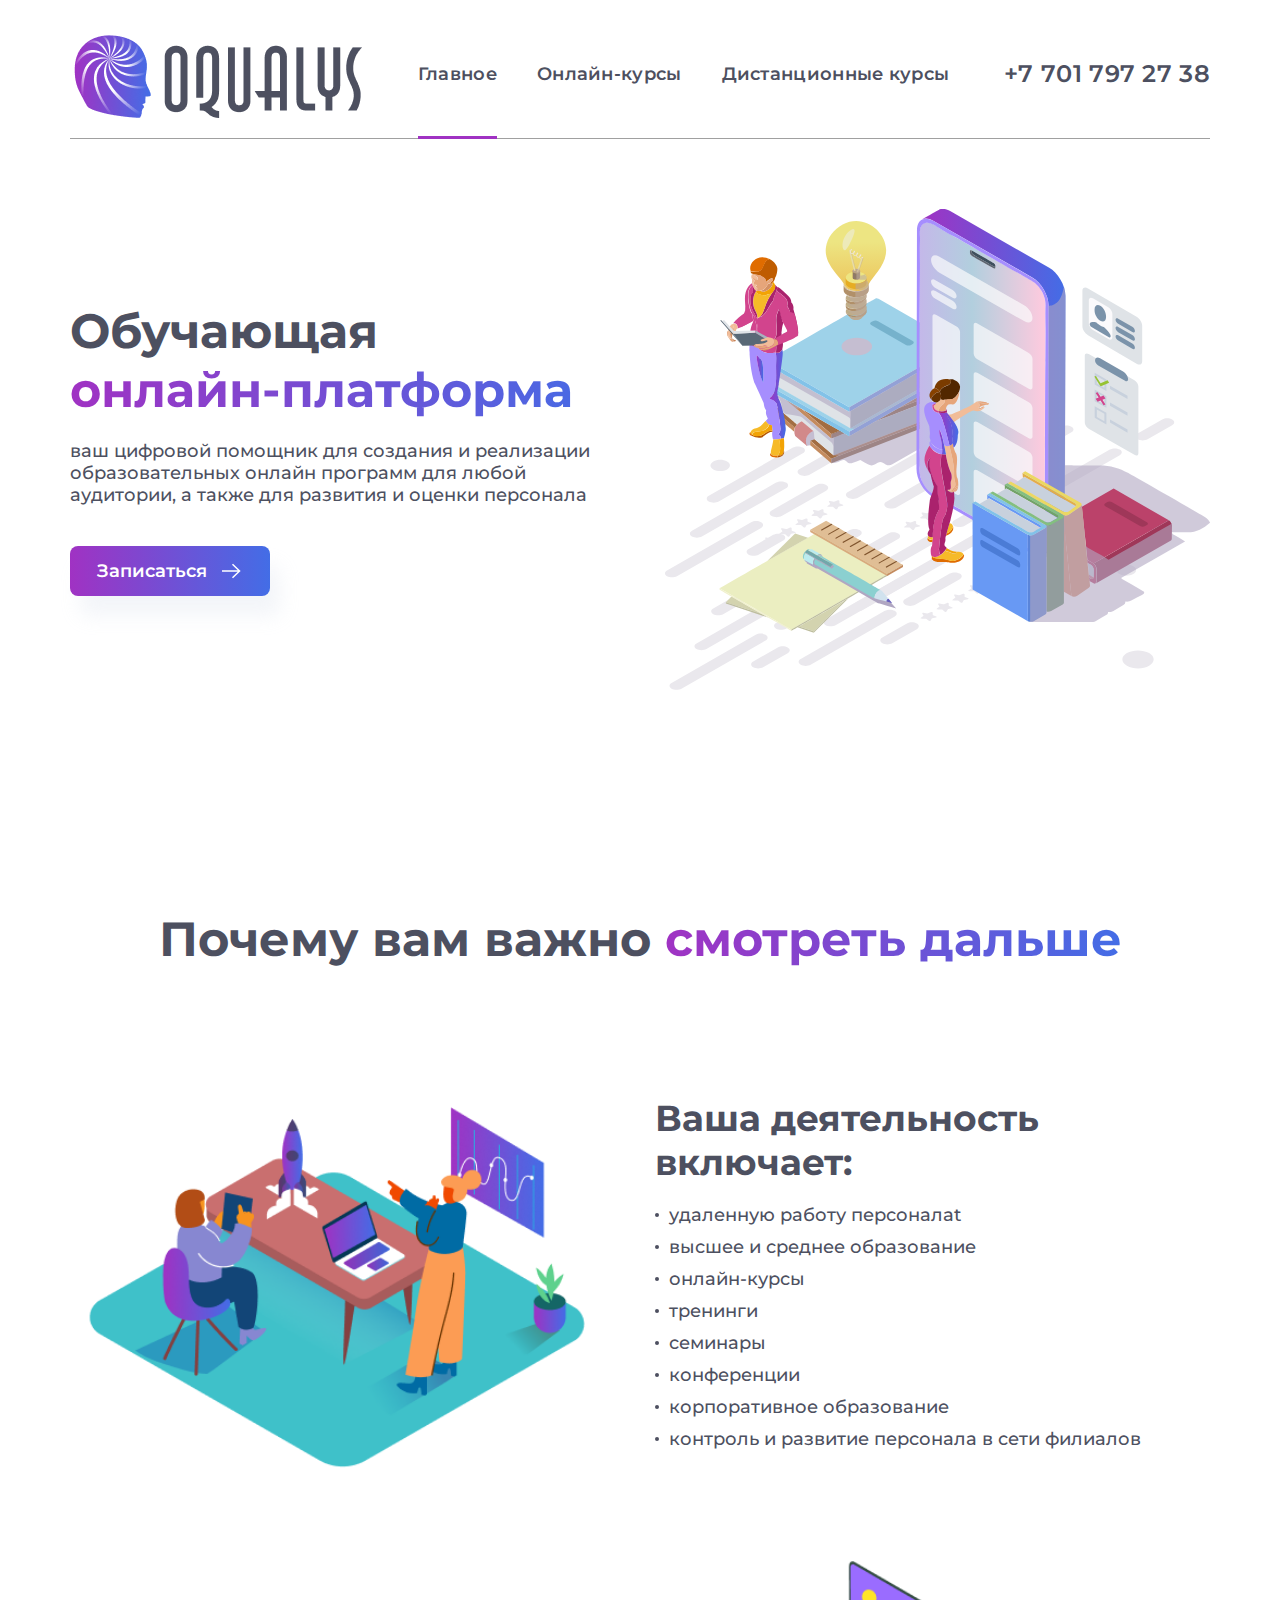
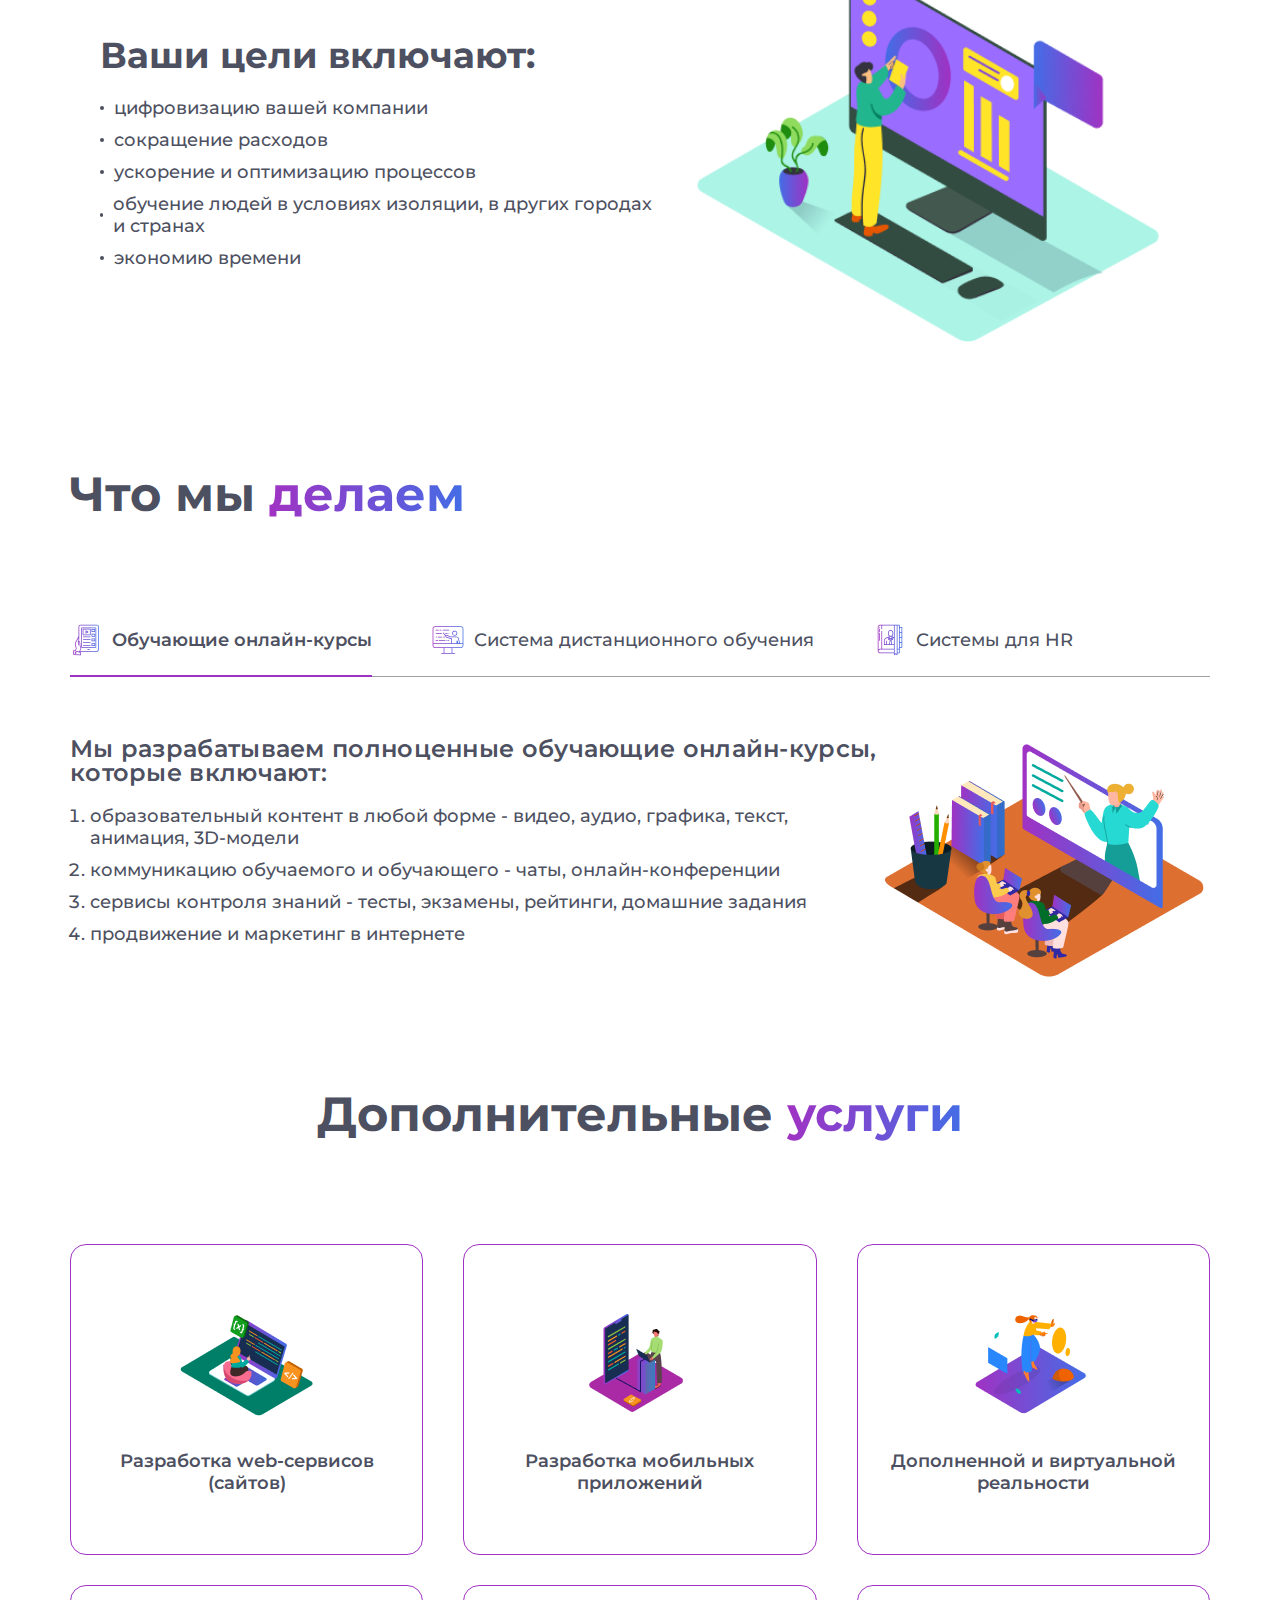
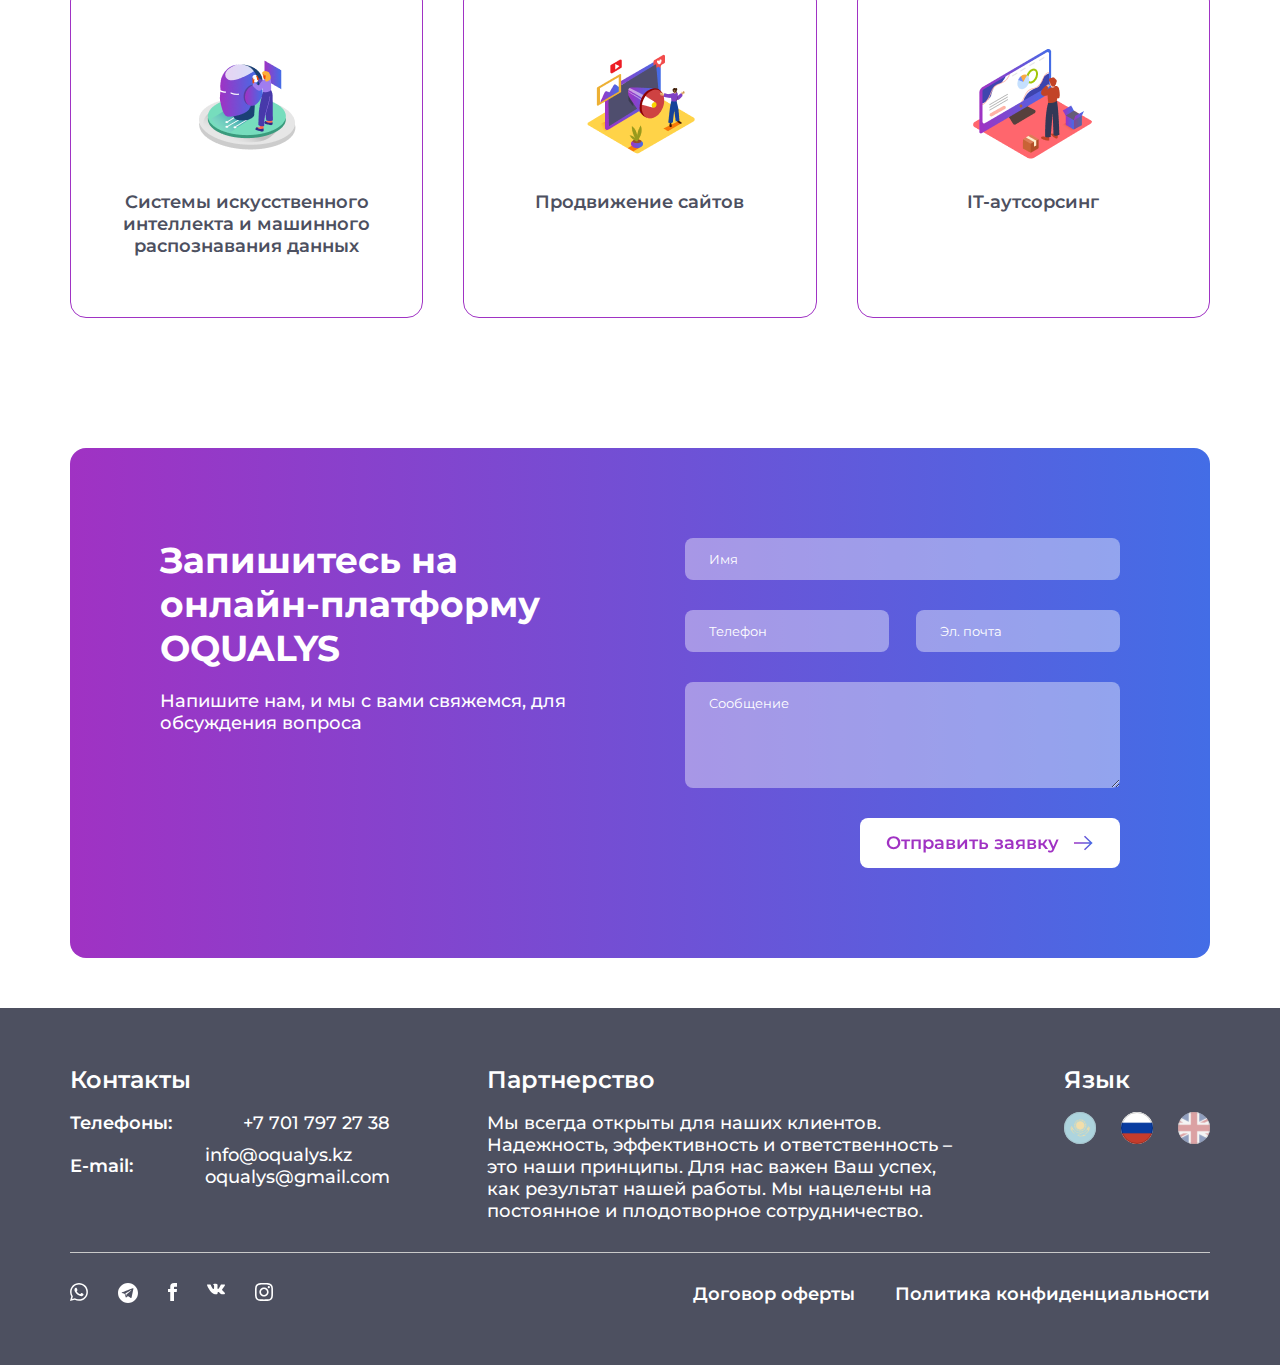
<file: index.html>
<!DOCTYPE html>
<html lang="ru">
<head>
	<meta charset="UTF-8">
	<meta name="viewport" content="width=device-width, initial-scale=1.0">
	<title>OQYALS</title>
	<link rel="stylesheet" href="css/style.css">
</head>
<body>
	<div class="wrapper">
		<header class="header">
			<div class="container">
				<div class="header-wrapper">
					<div class="header-logo">
						<img src="img/logo.png" alt="">
					</div>
					<nav class="header-menu">
						<ul class="header-menu__list">
							<li class="header-menu__list-item active">
								<a href="index.html" class="header-menu__list-item__link">
									Главное
								</a>
							</li>
							<li class="header-menu__list-item">
								<a href="courses.html" class="header-menu__list-item__link">
									Онлайн-курсы
								</a>
							</li>
							<li class="header-menu__list-item">
								<a href="#" class="header-menu__list-item__link">
									Дистанционные курсы
								</a>
							</li>
							<li class="header-menu__list-item header-menu__list-item__menu">
								<a href="#" class="header-menu__list-item__link">
									Контакты
								</a>
							</li>
							<li class="header-menu__list-item header-menu__list-item__menu">
								<a href="#" class="header-menu__list-item__link">
									Партнерство
								</a>
							</li>
						</ul>
					</nav>
					<div class="header-right">
						<div class="header-contacts">
							+7 701 797 27 38
						</div>
						<div class="header-burger">
							<span></span>
						</div>
					</div>
				</div>
			</div>
		</header>
		<div class="hero">
			<div class="container">
				<div class="hero-wrapper">
					<div class="hero-content">
						<h1 class="hero-content__title">
							Обучающая <span>онлайн-платформа</span>
						</h1>
						<div class="hero-content__text">
							ваш цифровой помощник для создания и реализации образовательных онлайн программ для любой аудитории, а также для развития и оценки персонала 
						</div>
						<div class="hero-content__btn">
							<a href="#">Записаться</a>
						</div>
					</div>
					<div class="hero-img">
						<img src="img/hero-1.svg" alt="">
					</div>
				</div>
			</div>
		</div>
		<section class="important">
			<div class="container">
				<h2 class="section-title">Почему вам важно <span>смотреть дальше</span></h2>
				<div class="important-wrapper">
					<div class="important-item">
					<div class="important-item__wrapper">
						<div class="important-item__img">
							<img src="img/important-1.png" alt="">
						</div>
						<div class="important-item__content">
							<h3 class="important-item__content-title">Ваша деятельность<br> включает:</h3>
							<ul class="important-item__content-list">
								<li class="important-item__content-list-li">удаленную работу персоналаt</li>
								<li class="important-item__content-list-li">высшее и среднее образование </li>
								<li class="important-item__content-list-li">онлайн-курсы</li>
								<li class="important-item__content-list-li">тренинги</li>
								<li class="important-item__content-list-li">семинары</li>
								<li class="important-item__content-list-li">конференции</li>
								<li class="important-item__content-list-li">корпоративное образование</li>
								<li class="important-item__content-list-li">контроль и развитие персонала в сети филиалов</li>
							</ul>
						</div>
					</div>
					</div>
					<div class="important-item">
						<div class="important-item__wrapper">
							<div class="important-item__content">
								<h3 class="important-item__content-title">Ваши цели включают:</h3>
								<ul class="important-item__content-list">
									<li class="important-item__content-list-li">цифровизацию вашей компании</li>
									<li class="important-item__content-list-li">сокращение расходов</li>
									<li class="important-item__content-list-li">ускорение и оптимизацию процессов</li>
									<li class="important-item__content-list-li">обучение людей в условиях изоляции, в других городах и странах</li>
									<li class="important-item__content-list-li">экономию времени</li>
									
								</ul>
							</div>
							<div class="important-item__img">
								<img src="img/important-2.png" alt="">
							</div>
						</div>
					</div>
					</div>
				</div>
		</section>
		<section class="what">
			<div class="container">
				<h2 class="section-title section-title--left">
					Что мы <span>делаем</span>
				</h2>
				<div class="what-tabs">
					<div class="what-tabs__nav">
						<a class="what-tabs__nav-item active" href="#tab-1">Обучающие онлайн-курсы</a>
						<a class="what-tabs__nav-item" href="#tab-2">Система дистанционного обучения</a>
						<a class="what-tabs__nav-item" href="#tab-3">Системы для HR</a>
					</div>
					<div class="what-tabs__content">
						<div id="tab-1" class="what-tabs__content-item active">
							<div class="what-tabs__content-item__content">
								<h4 class="what-tabs__content-item__content-title">
									Мы разрабатываем полноценные обучающие онлайн-курсы, которые включают:
								</h4>
								<ol class="what-tabs__content-item__content-list">
									<li class="what-tabs__content-item__content-list-li">
										образовательный контент в любой форме - видео, аудио, графика, текст, анимация, 3D-модели
									</li>
									<li class="what-tabs__content-item__content-list-li">
										коммуникацию обучаемого и обучающего - чаты, онлайн-конференции
									</li>
									<li class="what-tabs__content-item__content-list-li">
										сервисы контроля знаний - тесты, экзамены, рейтинги, домашние задания
									</li>
									<li class="what-tabs__content-item__content-list-li">
										продвижение и маркетинг в интернете
									</li>
								</ol>
							</div>
							<div class="what-tabs__content-item__img">
								<img src="img/what-1.png" alt="">
							</div>
						</div>
						<div id="tab-2" class="what-tabs__content-item">
							<div class="what-tabs__content-item__content">
								<h4 class="what-tabs__content-item__content-title">
									В отличии от иностранных платформ 
	                                мы поможем создать вашу собственную 
	                                СДО (Система дистанционного обучения), адаптированную под ваши задачи.
								</h4>
								<ol class="what-tabs__content-item__content-list">
									<li class="what-tabs__content-item__content-list-li">
										опытные контент-архитектор и педагоги подготовят сценарий курса в соответствии со стандартами дистанционного образования. 
									</li>
									<li class="what-tabs__content-item__content-list-li">
										разработаем и интегрируем визуальные элементы (анимация, изображение, графика, моделирование, видео и т.д.) для лучшего освоения учебного материала.
									</li>
									<li class="what-tabs__content-item__content-list-li">
										запустим системы дистанционного обучения для вашей аудитории на базе программного комплекса Moodle на нашем сайте.
									</li>
									<li class="what-tabs__content-item__content-list-li">
										настроим рекламу и продвижение вашего обучающего продукта в интернете, если вы хотите расширить аудиторию.
									</li>
								</ol>
								<div class="what-tabs__content-item__content-title">Преимущества</div>
								<ol class="what-tabs__content-item__content-list">
									<li class="what-tabs__content-item__content-list-li">
										снижение издержек на обучение до 50% за счёт экономии на командировках и снижения затрат времени преподавателей на обучение 1-6 мес.
									</li>
									<li class="what-tabs__content-item__content-list-li">
										повышение эффективности обучения до 50%
									</li>
									<li class="what-tabs__content-item__content-list-li">
										управляемость процессом обучения
									</li>
									<li class="what-tabs__content-item__content-list-li">
										возможность начать обучение в удобное время (не ожидая набора учебных групп или приезда преподавателя)
									</li>
									<li class="what-tabs__content-item__content-list-li">
										наглядная и реальная оценка знаний каждого ученика, когда вы точно знаете что, когда и с каким результатом изучал сотрудник или соискатель
									</li>
									<li class="what-tabs__content-item__content-list-li">
										автоматизация обучения
									</li>
									<li class="what-tabs__content-item__content-list-li">
										превращение онлайн-обучение сотрудников в часть бизнес-процессов, повышающих качество работы компании
									</li>
									<li class="what-tabs__content-item__content-list-li">
										видеоконференции
									</li>
									<li class="what-tabs__content-item__content-list-li">
										организация учебных мероприятий  на платформах BigBlueButton или Webex
									</li>
								</ol>
							</div>
							<div class="what-tabs__content-item__img">
								<img src="img/what-2.png" alt="">
							</div>
						</div>
						<div id="tab-3" class="what-tabs__content-item">
							<div class="what-tabs__content-item__content">
								<h4 class="what-tabs__content-item__content-title">
									Подберем оптимальные системы для:
								</h4>
								<ol class="what-tabs__content-item__content-list">
									<li class="what-tabs__content-item__content-list-li">
										подбора персонала
									</li>
									<li class="what-tabs__content-item__content-list-li">
										оценки навыков и знаний
									</li>
									<li class="what-tabs__content-item__content-list-li">
										обучения и развития сотрудников
									</li>
									<li class="what-tabs__content-item__content-list-li">
										контроля удаленных сотрудников и филиалов
									</li>
								</ol>
								<h4 class="what-tabs__content-item__content-title">
									Внедрим и обучим пользоваться в короткий срок!
								</h4>
							</div>
							<div class="what-tabs__content-item__img">
								<img src="img/what-3.png" alt="">
							</div>
						</div>
					</div>
				</div>
			</div>
		</section>
		<section class="services">
			<div class="container">
				<h2 class="section-title">
					Дополнительные <span>услуги</span>
				</h2>
				<div class="services-wrapper">
					<div class="services-item">
						<div class="services-item__img">
							<img src="img/services-1.png" alt="">
						</div>
						<div class="services-item__title">Разработка web-сервисов (сайтов)</div>
					</div>
					<div class="services-item">
						<div class="services-item__img">
							<img src="img/services-2.png" alt="">
						</div>
						<div class="services-item__title">Разработка мобильных приложений</div>
					</div>
					<div class="services-item">
						<div class="services-item__img">
							<img src="img/services-3.png" alt="">
						</div>
						<div class="services-item__title">
							Дополненной и виртуальной реальности
						</div>
					</div>
					<div class="services-item">
						<div class="services-item__img">
							<img src="img/services-4.png" alt="">
						</div>
						<div class="services-item__title">
							Системы искусственного интеллекта и машинного распознавания данных
						</div>
					</div>
					<div class="services-item">
						<div class="services-item__img">
							<img src="img/services-5.png" alt="">
						</div>
						<div class="services-item__title">Продвижение сайтов</div>
					</div>
					<div class="services-item">
						<div class="services-item__img">
							<img src="img/services-6.png" alt="">
						</div>
						<div class="services-item__title">IT-аутсорсинг</div>
					</div>
				</div>
			</div>
		</section>
		<section class="platform">
			<div class="container">
				<div class="platform-content">
					<div class="platform-content__wrapper">
						<div class="platform-content__content">
							<div class="platform-content__content-title">
								Запишитесь на онлайн-платформу OQUALYS
							</div>
							<div class="platform-content__content-text">
								Напишите нам, и мы с вами свяжемся, для обсуждения вопроса
							</div>
						</div>
						<form action="#" class="platform-content__form">
							<input placeholder="Имя" type="text" class="platform-content__form-input">
							<div class="platform-content__form-info">
								<input placeholder="Телефон" type="text" class="platform-content__form-input">
								<input placeholder="Эл. почта" type="text" class="platform-content__form-input">
							</div>
							<textarea placeholder="Сообщение" name="textarea" cols="30" rows="5" class="platform-content__form-input"></textarea>
							<div class="platform-content__form-btn">
								<a href="#">Отправить заявку</a>
							</div>
						</form>
					</div>
				</div>
			</div>
		</section>
		<footer class="footer">
			<div class="container">
				<div class="footer-wrapper">
					<div class="footer-item">
						<div class="footer-item__title">Контакты</div>
						<div class="footer-item__contacts">
							Телефоны:<span>+7 701 797 27 38</span>
						</div>
						<div class="footer-item__contacts">
							E-mail:<span>info@oqualys.kz <br>oqualys@gmail.com</span>
						</div>
					</div>
					<div class="footer-item">
						<div class="footer-item__title">Партнерство</div>
						<div class="footer-item__text">
							Мы всегда открыты для наших клиентов.
	                        Надежность, эффективность и ответственность
	                        – это наши принципы. Для нас важен Ваш успех, 
	                        как результат нашей работы. Мы нацелены на 
	                        постоянное и плодотворное сотрудничество.
						</div>
					</div>
					<div class="footer-item">
						<div class="footer-item__title">Язык</div>
						<div class="footer-item__buttons">
							<button class="footer-item__buttons-button">
								<img src="img/lang-1.svg" alt="">
							</button>
							<button class="footer-item__buttons-button">
								<img src="img/lang-2.svg" alt="">
							</button>
							<button class="footer-item__buttons-button">
								<img src="img/lang-3.svg" alt="">
							</button>
						</div>
					</div>
				</div>
				<div class="footer-bottom">
					<div class="footer-bottom__socials">
						<a href="#" class="footer-bottom__socials-item"><img src="img/social-1.svg" alt=""></a>
						<a href="#" class="footer-bottom__socials-item"><img src="img/social-2.svg" alt=""></a>
						<a href="#" class="footer-bottom__socials-item"><img src="img/social-3.svg" alt=""></a>
						<a href="#" class="footer-bottom__socials-item"><img src="img/social-4.svg" alt=""></a>
						<a href="#" class="footer-bottom__socials-item"><img src="img/social-5.svg" alt=""></a>
					</div>
					<div class="footer-bottom__texts">
						<div class="footer-bottom__texts-text">Договор оферты</div>
						<div class="footer-bottom__texts-text">Политика конфиденциальности</div>
					</div>
				</div>
			</div>
		</footer>
	</div>
	<script src="https://code.jquery.com/jquery-1.12.4.min.js" integrity="sha256-ZosEbRLbNQzLpnKIkEdrPv7lOy9C27hHQ+Xp8a4MxAQ=" crossorigin="anonymous"></script>
	<script src="js/script.js"></script>
</body>
</html>
</file>
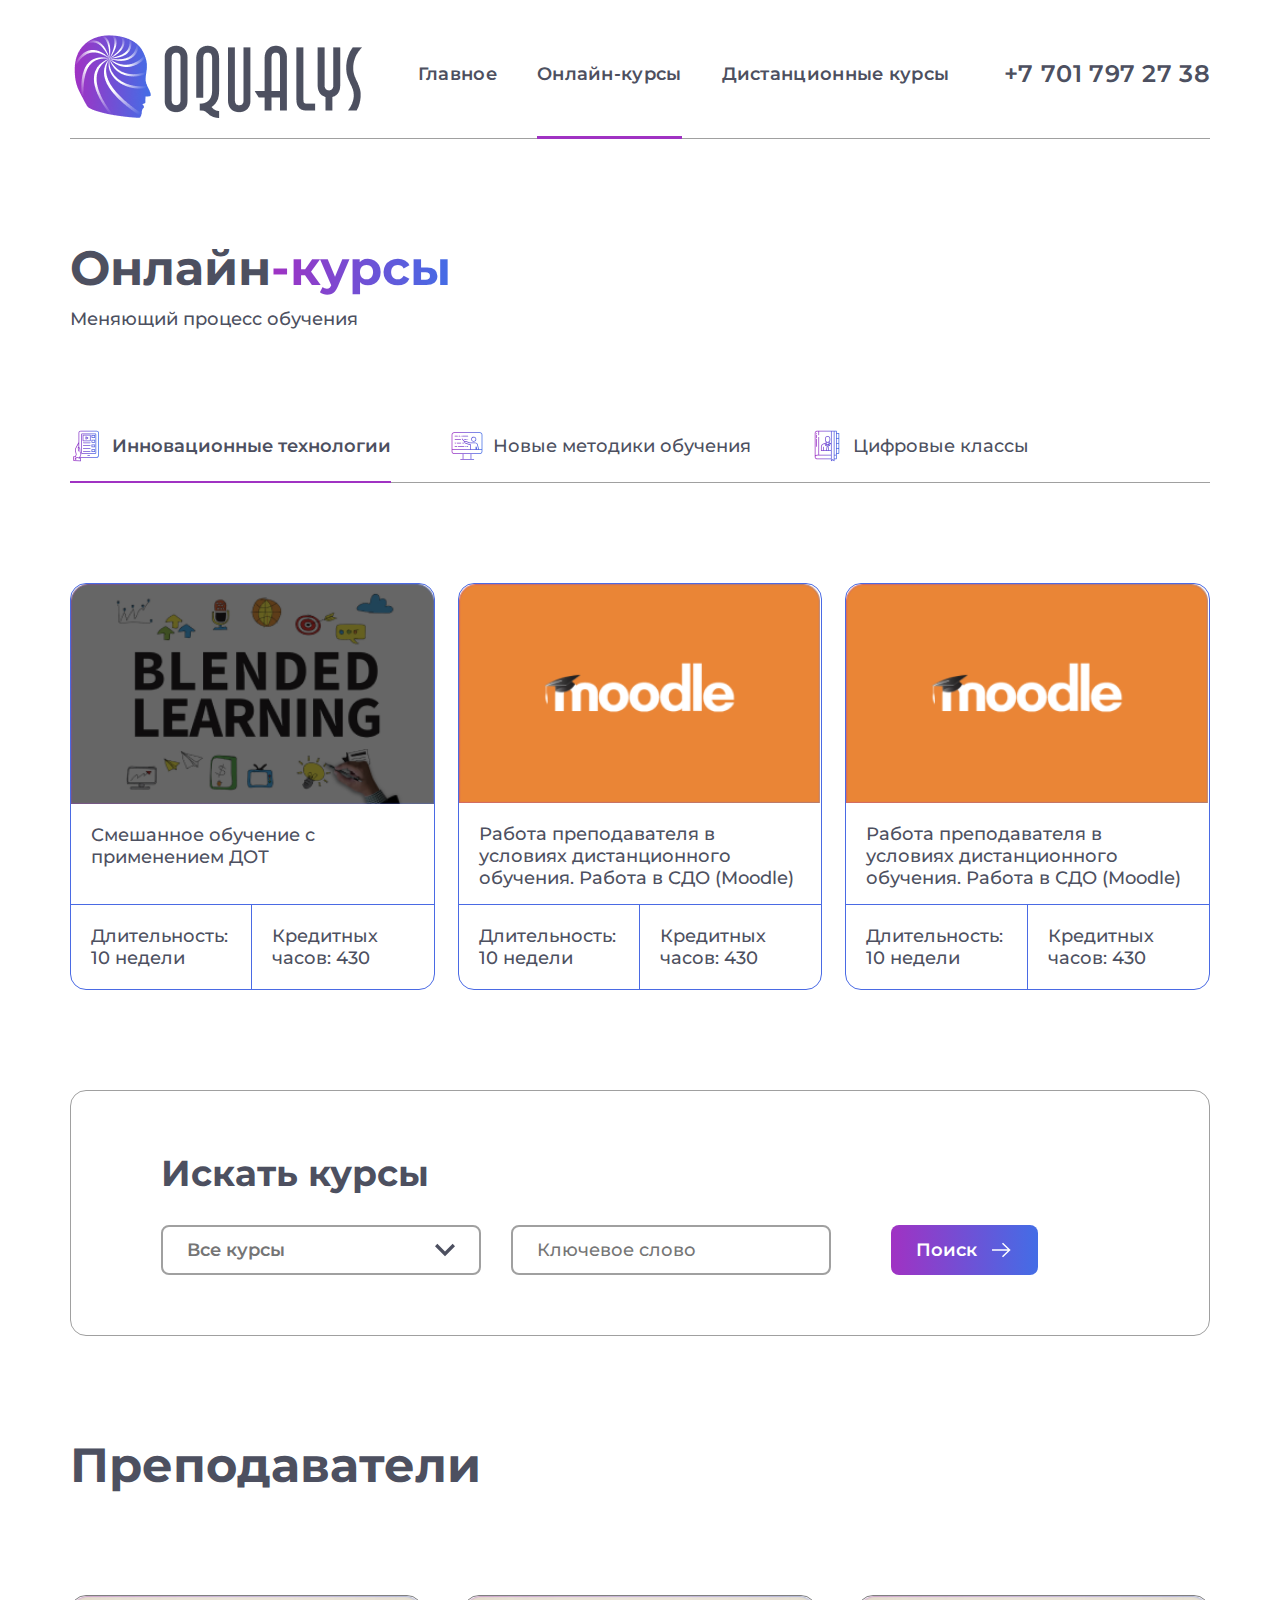
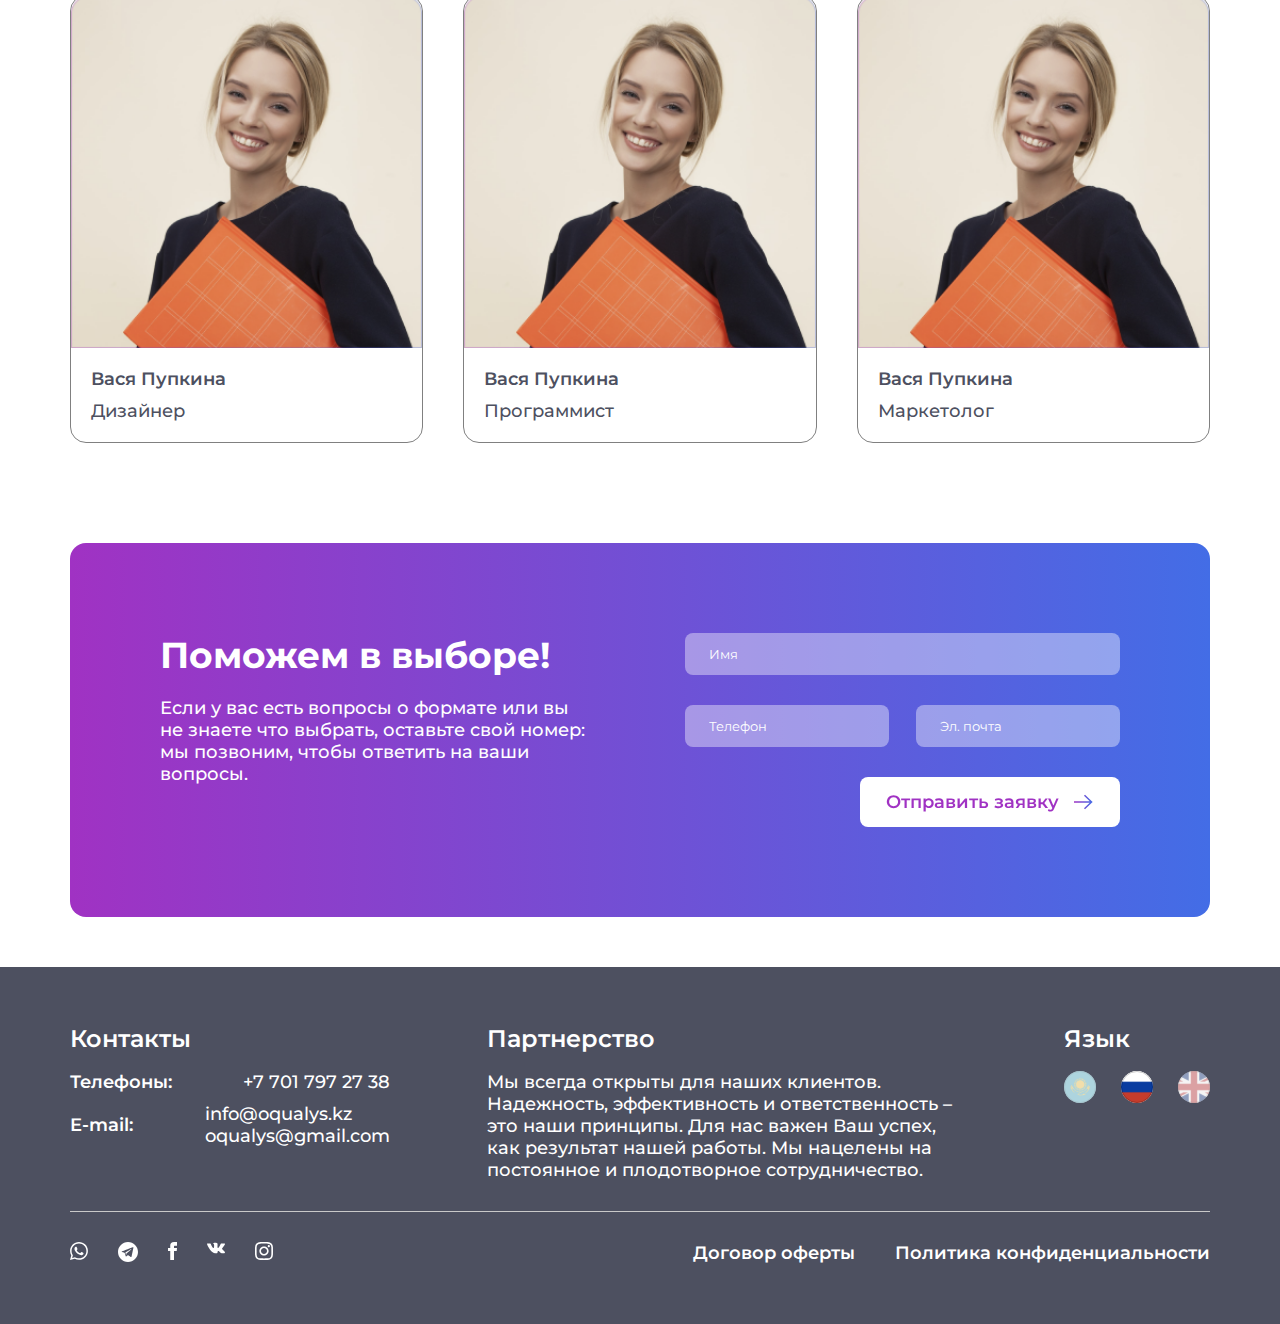
<file: courses.html>
<!DOCTYPE html>
<html lang="ru">
<head>
	<meta charset="UTF-8">
	<meta name="viewport" content="width=device-width, initial-scale=1.0">
	<title>Courses</title>
	<link rel="stylesheet" href="css/style.css">
</head>
<body>
	<div class="wrapper">
		<header class="header">
			<div class="container">
				<div class="header-wrapper">
					<div class="header-logo">
						<img src="img/logo.png" alt="">
					</div>
					<nav class="header-menu">
						<ul class="header-menu__list">
							<li class="header-menu__list-item">
								<a href="index.html" class="header-menu__list-item__link">
									Главное
								</a>
							</li>
							<li class="header-menu__list-item active">
								<a href="#" class="header-menu__list-item__link">
									Онлайн-курсы
								</a>
							</li>
							<li class="header-menu__list-item">
								<a href="#" class="header-menu__list-item__link">
									Дистанционные курсы
								</a>
							</li>
							<li class="header-menu__list-item header-menu__list-item__menu">
								<a href="#" class="header-menu__list-item__link">
									Контакты
								</a>
							</li>
							<li class="header-menu__list-item header-menu__list-item__menu">
								<a href="#" class="header-menu__list-item__link">
									Партнерство
								</a>
							</li>
						</ul>
					</nav>
					<div class="header-right">
						<div class="header-contacts">
							+7 701 797 27 38
						</div>
						<div class="header-burger">
							<span></span>
						</div>
					</div>
				</div>
			</div>
		</header>
		<div class="courses">
			<div class="container">
				<h2 class="section-title section-title--left section-title--margin">Онлайн<span>-курсы</span></h2>
				<div class="courses-text">Меняющий процесс обучения</div>
				<div class="courses-tabs">
					<div class="what-tabs">
						<div class="what-tabs__nav what-tabs__nav-courses">
							<a class="what-tabs__nav-item what-tabs__nav-item-courses-1 active" href="#tab-1">Инновационные технологии</a>
							<a class="what-tabs__nav-item what-tabs__nav-item-courses-2" href="#tab-2">Новые методики обучения</a>
							<a class="what-tabs__nav-item what-tabs__nav-item-courses-3" href="#tab-3">Цифровые классы</a>
						</div>
						<div class="what-tabs__content">
							<div id="tab-1" class="what-tabs__content-item active">
								<div class="courses-wrapper">
									<div class="courses-item">
										<div class="courses-item__img">
											<img src="img/courses-1.png" alt="">
										</div>
										<div class="courses-item__content">
											<div class="courses-item__title">Смешанное обучение с применением ДОТ</div>
											<div class="courses-item__texts">
												<div class="courses-item__texts-text">Длительность: 10 недели</div>
												<div class="courses-item__texts-text">Кредитных часов: 430</div>
											</div>
										</div>
									</div>
									<div class="courses-item">
										<div class="courses-item__img">
											<img src="img/courses-2.png" alt="">
										</div>
										<div class="courses-item__content">
											<div class="courses-item__title">Работа преподавателя в условиях дистанционного обучения. Работа в СДО (Moodle)
											</div>
											<div class="courses-item__texts">
												<div class="courses-item__texts-text">Длительность: 10 недели</div>
												<div class="courses-item__texts-text">Кредитных часов: 430</div>
											</div>
										</div>
									</div>
									<div class="courses-item">
										<div class="courses-item__img">
											<img src="img/courses-2.png" alt="">
										</div>
										<div class="courses-item__content">
											<div class="courses-item__title">Работа преподавателя в условиях дистанционного обучения. Работа в СДО (Moodle)
										</div>
											<div class="courses-item__texts">
												<div class="courses-item__texts-text">Длительность: 10 недели</div>
												<div class="courses-item__texts-text">Кредитных часов: 430</div>
											</div>
										</div>
									</div>
								</div>
							</div>
							<div id="tab-2" class="what-tabs__content-item">
								<div class="courses-wrapper">
									<div class="courses-item">
										<div class="courses-item__img">
											<img src="img/courses-2.png" alt="">
										</div>
										<div class="courses-item__content">
											<div class="courses-item__title">Работа преподавателя в условиях дистанционного обучения. Работа в СДО (Moodle)
											</div>
											<div class="courses-item__texts">
												<div class="courses-item__texts-text">Длительность: 10 недели</div>
												<div class="courses-item__texts-text">Кредитных часов: 430</div>
											</div>
										</div>
									</div>
									<div class="courses-item">
										<div class="courses-item__img">
											<img src="img/courses-1.png" alt="">
										</div>
										<div class="courses-item__content">
											<div class="courses-item__title">Смешанное обучение с применением ДОТ</div>
											<div class="courses-item__texts">
												<div class="courses-item__texts-text">Длительность: 10 недели</div>
												<div class="courses-item__texts-text">Кредитных часов: 430</div>
											</div>
										</div>
									</div>
									<div class="courses-item">
										<div class="courses-item__img">
											<img src="img/courses-2.png" alt="">
										</div>
										<div class="courses-item__content">
											<div class="courses-item__title">Работа преподавателя в условиях дистанционного обучения. Работа в СДО (Moodle)
										</div>
											<div class="courses-item__texts">
												<div class="courses-item__texts-text">Длительность: 10 недели</div>
												<div class="courses-item__texts-text">Кредитных часов: 430</div>
											</div>
										</div>
									</div>
								</div>
							</div>
							<div id="tab-3" class="what-tabs__content-item">
								 <div class="courses-wrapper">
									<div class="courses-item">
										<div class="courses-item__img">
											<img src="img/courses-2.png" alt="">
										</div>
										<div class="courses-item__content">
											<div class="courses-item__title">Работа преподавателя в условиях дистанционного обучения. Работа в СДО (Moodle)
											</div>
											<div class="courses-item__texts">
												<div class="courses-item__texts-text">Длительность: 10 недели</div>
												<div class="courses-item__texts-text">Кредитных часов: 430</div>
											</div>
										</div>
									</div>
									<div class="courses-item">
										<div class="courses-item__img">
											<img src="img/courses-2.png" alt="">
										</div>
										<div class="courses-item__content">
											<div class="courses-item__title">Работа преподавателя в условиях дистанционного обучения. Работа в СДО (Moodle)
										</div>
											<div class="courses-item__texts">
												<div class="courses-item__texts-text">Длительность: 10 недели</div>
												<div class="courses-item__texts-text">Кредитных часов: 430</div>
											</div>
										</div>
									</div>
									<div class="courses-item">
										<div class="courses-item__img">
											<img src="img/courses-1.png" alt="">
										</div>
										<div class="courses-item__content">
											<div class="courses-item__title">Смешанное обучение с применением ДОТ</div>
											<div class="courses-item__texts">
												<div class="courses-item__texts-text">Длительность: 10 недели</div>
												<div class="courses-item__texts-text">Кредитных часов: 430</div>
											</div>
										</div>
									</div>
								</div>
							</div>
						</div>
					</div>
				</div>
			</div>
		</div>
		<section class="search-courses">
			<div class="container">
				<div class="search-courses__block">
					<h3 class="search-courses__block-title">Искать курсы</h3>
					<div class="search-courses__block-wrapper">
						<div class="search-courses__block-courses">
							<input placeholder="Все курсы" type="text" class="search-courses__block-courses__input">
							<img src="img/courses-arrow.svg" alt="" class="search-courses__block-courses__arrow">
						</div>
						<input placeholder="Ключевое слово" type="text" class="search-courses__block-input">
						<div class="search-courses__block-btn">
							<a href="#">Поиск</a>
						</div>
					</div>
				</div>
			</div>
		</section>
		<section class="teachers">
			<div class="container">
				<h2 class="section-title section-title--left">Преподаватели</h2>
				<div class="teachers-wrapper">
					<div class="teachers-item">
						<div class="teachers-item__img">
							<img src="img/teachers-img.png" alt="">
						</div>
						<div class="teachers-item__content">
							<div class="teachers-item__content-name">Вася Пупкина</div>
							<div class="teachers-item__content-job">Дизайнер</div>
						</div>
					</div>
					<div class="teachers-item">
						<div class="teachers-item__img">
							<img src="img/teachers-img.png" alt="">
						</div>
						<div class="teachers-item__content">
							<div class="teachers-item__content-name">Вася Пупкина</div>
							<div class="teachers-item__content-job">Программист</div>
						</div>
					</div>
					<div class="teachers-item">
						<div class="teachers-item__img">
							<img src="img/teachers-img.png" alt="">
						</div>
						<div class="teachers-item__content">
							<div class="teachers-item__content-name">Вася Пупкина</div>
							<div class="teachers-item__content-job">Маркетолог</div>
						</div>
					</div>
				</div>
			</div>
		</section>
		<section class="platform">
			<div class="container">
				<div class="platform-content">
					<div class="platform-content__wrapper">
						<div class="platform-content__content">
							<div class="platform-content__content-title">
								Поможем в выборе!
							</div>
							<div class="platform-content__content-text">
								Если у вас есть вопросы о формате или вы не знаете что выбрать, оставьте свой номер: мы позвоним, чтобы ответить на ваши вопросы.
							</div>
						</div>
						<form action="#" class="platform-content__form">
							<input placeholder="Имя" type="text" class="platform-content__form-input">
							<div class="platform-content__form-info">
								<input placeholder="Телефон" type="text" class="platform-content__form-input">
								<input placeholder="Эл. почта" type="text" class="platform-content__form-input">
							</div>
							<div class="platform-content__form-btn">
								<a href="#">Отправить заявку</a>
							</div>
						</form>
					</div>
				</div>
			</div>
		</section>
		<footer class="footer">
			<div class="container">
				<div class="footer-wrapper">
					<div class="footer-item">
						<div class="footer-item__title">Контакты</div>
						<div class="footer-item__contacts">
							Телефоны:<span>+7 701 797 27 38</span>
						</div>
						<div class="footer-item__contacts">
							E-mail:<span>info@oqualys.kz <br>oqualys@gmail.com</span>
						</div>
					</div>
					<div class="footer-item">
						<div class="footer-item__title">Партнерство</div>
						<div class="footer-item__text">
							Мы всегда открыты для наших клиентов.
	                        Надежность, эффективность и ответственность
	                        – это наши принципы. Для нас важен Ваш успех, 
	                        как результат нашей работы. Мы нацелены на 
	                        постоянное и плодотворное сотрудничество.
						</div>
					</div>
					<div class="footer-item">
						<div class="footer-item__title">Язык</div>
						<div class="footer-item__buttons">
							<button class="footer-item__buttons-button">
								<img src="img/lang-1.svg" alt="">
							</button>
							<button class="footer-item__buttons-button">
								<img src="img/lang-2.svg" alt="">
							</button>
							<button class="footer-item__buttons-button">
								<img src="img/lang-3.svg" alt="">
							</button>
						</div>
					</div>
				</div>
				<div class="footer-bottom">
					<div class="footer-bottom__socials">
						<a href="#" class="footer-bottom__socials-item"><img src="img/social-1.svg" alt=""></a>
						<a href="#" class="footer-bottom__socials-item"><img src="img/social-2.svg" alt=""></a>
						<a href="#" class="footer-bottom__socials-item"><img src="img/social-3.svg" alt=""></a>
						<a href="#" class="footer-bottom__socials-item"><img src="img/social-4.svg" alt=""></a>
						<a href="#" class="footer-bottom__socials-item"><img src="img/social-5.svg" alt=""></a>
					</div>
					<div class="footer-bottom__texts">
						<div class="footer-bottom__texts-text">Договор оферты</div>
						<div class="footer-bottom__texts-text">Политика конфиденциальности</div>
					</div>
				</div>
			</div>
		</footer>
	</div>

	<script src="https://code.jquery.com/jquery-1.12.4.min.js" integrity="sha256-ZosEbRLbNQzLpnKIkEdrPv7lOy9C27hHQ+Xp8a4MxAQ=" crossorigin="anonymous"></script>
	<script src="js/script.js"></script>
</body>
</html>
</file>
<file: css/style.css>
@charset "UTF-8";@import url("https://fonts.googleapis.com/css2?family=Montserrat:wght@500;600;700&display=swap");*{padding:0;margin:0;border:0}*,:after,:before{box-sizing:border-box}:active,:focus{outline:none}a:active,a:focus{outline:none}aside,footer,header,nav{display:block}body,html{height:100%;width:100%;font-size:100%;line-height:1;font-size:14px;-ms-text-size-adjust:100%;-moz-text-size-adjust:100%;-webkit-text-size-adjust:100%}button,input,textarea{font-family:inherit}input::-ms-clear{display:none}button{cursor:pointer}button::-moz-focus-inner{padding:0;border:0}a,a:visited{text-decoration:none}a:hover{text-decoration:none}ul li{list-style:none}img{vertical-align:top}h1,h2,h3,h4,h5,h6{font-size:inherit;font-weight:400}.header{padding-top:30px}.header-wrapper{display:flex;justify-content:space-between;align-items:center;border-bottom:1px solid #A0A0A0FF;padding-bottom:20px}@media (max-width:680px){.header-wrapper{border-bottom:none}}.header-logo{position:relative;z-index:4}@media (max-width:500px){.header-logo img{display:block;width:160px;height:50px}}@media (max-width:1100px){.header-menu{position:fixed;width:100%;height:100%;background-color:#fff;z-index:3;left:100%;top:0;padding:180px 10px 40px 0px;transition:all .5s;overflow-y:auto}.header-menu.active{left:0}}.header-menu__list{display:flex}@media (max-width:1100px){.header-menu__list{flex-direction:column;align-items:flex-end}}.header-menu__list-item{position:relative}.header-menu__list-item+.header-menu__list-item{margin-left:40px}@media (max-width:1100px){.header-menu__list-item+.header-menu__list-item{margin-left:0;margin-top:20px}}.header-menu__list-item__menu{display:none}@media (max-width:1100px){.header-menu__list-item__menu{display:block}}@media (max-width:1100px){.header-menu__list-item.active .header-menu__list-item__link{font-weight:700}}.header-menu__list-item.active:after{content:"";display:block;width:100%;height:3px;background-color:#A032C3;position:absolute;bottom:-54px}@media (max-width:1100px){.header-menu__list-item.active:after{display:none}}.header-menu__list-item__link{display:block;color:inherit;letter-spacing:0.3px;font-weight:600}@media (max-width:1100px){.header-menu__list-item__link{font-weight:500}}@media (max-width:1100px){.header-right{display:flex;align-items:center}}.header-contacts{letter-spacing:0.3px;font-size:24px;line-height:24px;font-weight:600}@media (max-width:680px){.header-contacts{display:none}}.header-burger{display:none}@media (max-width:1100px){.header-burger{display:block;width:40px;height:30px;position:relative;z-index:4;margin-left:40px;cursor:pointer}}@media (max-width:680px){.header-burger{margin-left:0}}.header-burger span{display:block;width:100%;height:1px;position:absolute;left:0;top:50%;transform:translateY(-50%);background:linear-gradient(90deg,#A032C3 0%,#436DE6 100%);transition:all .4s}.header-burger:after,.header-burger:before{content:"";display:block;width:100%;height:1px;position:absolute;left:0;background:linear-gradient(90deg,#A032C3 0%,#436DE6 100%);transition:all .4s}.header-burger:before{top:0}.header-burger:after{bottom:0}.header-burger.active span{transform:scale(0)}.header-burger.active:before{top:14px;transform:rotate(45deg);height:2px}.header-burger.active:after{bottom:14px;transform:rotate(-45deg);height:2px}.hero{padding:70px 0 170px 0}@media (max-width:680px){.hero{padding-bottom:50px;padding-top:30px}}.hero-wrapper{display:flex;align-items:center;justify-content:space-between}@media (max-width:900px){.hero-wrapper{flex-direction:column;align-items:flex-start}}.hero-content{width:50%;margin-right:50px}@media (max-width:900px){.hero-content{width:100%;order:2;margin-right:0;margin-top:40px}}.hero-content__title{font-weight:700;font-size:48px;line-height:59px;margin-bottom:20px}@media (max-width:550px){.hero-content__title{font-size:24px;line-height:29px}}.hero-content__title span{display:block;color:transparent;-webkit-background-clip:text;background-clip:text;background-image:linear-gradient(90deg,#A032C3 0%,#436DE6 100%)}@media (max-width:550px){.hero-content__text{font-size:16px;line-height:24px}}.hero-content__btn{max-width:200px;width:100%;margin-top:40px}@media (max-width:550px){.hero-content__btn{max-width:100%}}.hero-content__btn a{background:linear-gradient(90deg,#A032C3 0%,#436DE6 100%);box-shadow:10px 20px 20px rgba(195,203,227,0.2);border-radius:8px;display:flex;align-items:center;justify-content:center;color:#fff;font-weight:600;text-align:center;padding:13px 0}.hero-content__btn a:after{content:"";display:block;background:url(../img/hero-2.svg) right no-repeat;width:24px;height:24px;margin-left:12px}.hero-img{width:50%}.hero-img img{display:block;max-width:100%;width:100%}@media (max-width:900px){.hero-img{width:100%}}.important{padding-bottom:50px}.important-item:first-child{margin-bottom:60px}.important-item__wrapper{display:flex;align-items:center}@media (max-width:900px){.important-item__wrapper{flex-direction:column;align-items:flex-start}}.important-item__img{width:50%}@media (max-width:900px){.important-item__img{width:100%}}.important-item__img img{display:block;max-width:100%;width:100%}.important-item__content{width:50%;margin-left:30px}@media (max-width:900px){.important-item__content{width:100%;margin-left:0;margin-top:30px;order:2}}.important-item__content-title{font-size:36px;line-height:44px;font-weight:700;margin-bottom:20px}@media (max-width:500px){.important-item__content-title{font-size:16px;line-height:26px}}.important-item__content-list-li{margin-bottom:10px;display:flex;align-items:center}.important-item__content-list-li:before{content:"";display:block;width:4px;height:4px;background-color:#4D5060;border-radius:50%;margin-right:10px}@media (max-width:500px){.important-item__content-list{font-size:16px;line-height:26px}}.what-tabs__nav{display:flex;border-bottom:1px solid #A0A0A0FF;padding-bottom:20px;margin-bottom:60px}.what-tabs__nav-courses{margin-bottom:100px}@media (max-width:900px){.what-tabs__nav{flex-direction:column;border-bottom:none}}@media (max-width:680px){.what-tabs__nav{margin-bottom:20px}}.what-tabs__nav-item{display:flex;align-items:center;color:inherit;position:relative}.what-tabs__nav-item+.what-tabs__nav-item{margin-left:60px}@media (max-width:900px){.what-tabs__nav-item+.what-tabs__nav-item{margin-left:0;margin-top:20px}}.what-tabs__nav-item:before{content:"";display:block;width:32px;height:32px;margin-right:10px}.what-tabs__nav-item:first-child:before{background:url(../img/what-nav-1.svg) left no-repeat}.what-tabs__nav-item:nth-child(2):before{background:url(../img/what-nav-2.svg) left no-repeat}.what-tabs__nav-item:nth-child(3):before{background:url(../img/what-nav-3.svg) left no-repeat}.what-tabs__nav-item:after{content:"";display:block;width:0;height:2px;background:linear-gradient(#A032C3 100%,#436DE6 100%);position:absolute;left:0;bottom:-21px;z-index:2;transition:all .4s}@media (max-width:900px){.what-tabs__nav-item:after{bottom:-10px}}.what-tabs__nav-item.active{font-weight:600}.what-tabs__nav-item.active:after{width:100%}@media (max-width:1050px){.what-tabs__nav-item{font-size:15px;line-height:18px}}.what-tabs__content-item{display:none}.what-tabs__content-item.active{display:flex}@media (max-width:1050px){.what-tabs__content-item.active{flex-direction:column}}.what-tabs__content-item__content-title{font-size:24px;line-height:24px;font-weight:600;letter-spacing:0.3px;margin-bottom:20px}@media (max-width:500px){.what-tabs__content-item__content-title{font-size:16px;line-height:18px}}.what-tabs__content-item__content-list{margin-left:20px;margin-bottom:40px}@media (max-width:500px){.what-tabs__content-item__content-list{margin-bottom:15px}}.what-tabs__content-item__content-list-li{margin-bottom:10px}@media (max-width:500px){.what-tabs__content-item__content-list-li{font-size:15px;line-height:18px}}@media (max-width:500px){.what-tabs__content-item__img{display:none}}.services-wrapper{display:flex;justify-content:space-between;flex-wrap:wrap}@media (max-width:680px){.services-wrapper{display:grid;grid-template-columns:400px 400px 400px 400px 400px 400px;overflow-x:auto;grid-column-gap:20px}}@media (max-width:500px){.services-wrapper{grid-template-columns:250px 250px 250px 250px 250px 250px}}.services-item{background:#FFFFFF;border-radius:16px;border:1px solid #A033C4;text-align:center;padding:60px 30px;margin-bottom:30px;flex-basis:31%}@media (max-width:1000px){.services-item{flex-basis:48%}}@media (max-width:680px){.services-item{padding:20px;border:none;box-shadow:0px 0px 10px rgba(0,0,0,0.2);border-radius:8px;margin-top:10px;margin-left:5px}}@media (max-width:500px){.services-item{padding:10px}}.services-item__title{font-weight:600;margin-top:30px}@media (max-width:500px){.services-item__title{font-size:16px;line-height:26px}}.platform-content{background:linear-gradient(90deg,#A032C3 0%,#436DE6 100%);border-radius:16px;padding:90px}@media (max-width:680px){.platform-content{padding:40px}}@media (max-width:500px){.platform-content{padding:15px}}.platform-content__wrapper{display:flex}@media (max-width:900px){.platform-content__wrapper{flex-direction:column}}.platform-content__content{flex-basis:50%;margin-right:90px}@media (max-width:900px){.platform-content__content{margin-right:0;flex-basis:100%;margin-bottom:30px}}.platform-content__content-title{font-weight:700;color:#fff;font-size:36px;line-height:44px;margin-bottom:20px}@media (max-width:680px){.platform-content__content-title{font-size:24px;line-height:28px}}@media (max-width:500px){.platform-content__content-title{font-size:18px;line-height:20px}}.platform-content__content-text{color:#fff}@media (max-width:680px){.platform-content__content-text{font-size:16px;line-height:18px}}.platform-content__form{flex-basis:50%}@media (max-width:900px){.platform-content__form{flex-basis:100%}}.platform-content__form-input{display:block;background:rgba(255,255,255,0.4);border-radius:8px;width:100%;padding:13px 24px;margin-bottom:30px;color:#fff}@media (max-width:500px){.platform-content__form-input{margin-bottom:15px}}.platform-content__form-input::placeholder{color:inherit}.platform-content__form-info{display:flex;justify-content:space-between}@media (max-width:500px){.platform-content__form-info{flex-direction:column;justify-content:flex-start}}.platform-content__form-info .platform-content__form-input{flex-basis:47%}@media (max-width:500px){.platform-content__form-info .platform-content__form-input{flex-basis:100%}}.platform-content__form-btn{background:#FFFFFF;border-radius:8px;max-width:260px;width:100%;margin-left:auto}@media (max-width:500px){.platform-content__form-btn{max-width:100%}}.platform-content__form-btn a{display:flex;align-items:center;justify-content:center;font-weight:600;color:transparent;-webkit-background-clip:text;background-clip:text;background-image:linear-gradient(#A032C3 100%,#436DE6 100%);text-align:center;padding:13px 0}.platform-content__form-btn a:after{content:"";display:block;background:url(../img/platform-arrow.svg) right no-repeat;width:24px;height:24px;margin-left:12px}.footer{background:#4D5060;color:#fff;padding:60px 0;margin-top:auto}.footer-wrapper{display:flex;justify-content:space-between;width:100%;margin-bottom:30px}@media (max-width:900px){.footer-wrapper{flex-wrap:wrap}}.footer-item:first-child{max-width:320px;width:100%}@media (max-width:900px){.footer-item:first-child{max-width:auto}}@media (max-width:540px){.footer-item:first-child{max-width:100%;margin-bottom:20px}}@media (max-width:900px){.footer-item:nth-child(2){width:100%;order:3;margin-top:20px}}.footer-item+.footer-item{margin-left:60px}@media (max-width:900px){.footer-item+.footer-item{margin-left:0}}.footer-item__title{font-size:24px;line-height:24px;font-weight:600;margin-bottom:20px}.footer-item__contacts{font-weight:600;margin-bottom:10px;display:flex;justify-content:space-between;align-items:center}.footer-item__contacts span{display:block;font-weight:500}.footer-item__text{max-width:480px}@media (max-width:900px){.footer-item__text{max-width:100%}}.footer-item__buttons{display:flex}.footer-item__buttons-button{display:block;border-radius:100%}.footer-item__buttons-button+.footer-item__buttons-button{margin-left:25px}.footer-bottom{border-top:0.5px solid #C9C9C9;padding-top:30px;display:flex;justify-content:space-between;align-items:center}@media (max-width:768px){.footer-bottom{flex-direction:column;justify-content:flex-start}}.footer-bottom__socials{display:flex;align-items:center}@media (max-width:768px){.footer-bottom__socials{margin-bottom:20px}}.footer-bottom__socials-item{display:block;margin-right:30px}.footer-bottom__texts{display:flex}@media (max-width:540px){.footer-bottom__texts{flex-direction:column;text-align:center}}.footer-bottom__texts-text{font-weight:600}.footer-bottom__texts-text+.footer-bottom__texts-text{margin-left:40px}@media (max-width:540px){.footer-bottom__texts-text+.footer-bottom__texts-text{margin-left:0;margin-top:10px}}.courses{padding:100px 0 50px 0}.courses-text{margin-bottom:100px}@media (max-width:680px){.courses-text{margin-bottom:30px}}.courses-wrapper{display:flex;justify-content:space-between}@media (max-width:1000px){.courses-wrapper{flex-direction:column}}.courses-item__content{padding:20px 0px 60px 0px}.courses-item{flex-basis:32%;background:#FFFFFF;border-radius:16px;border:1px solid #4A6AE4;position:relative}@media (max-width:1000px){.courses-item{flex-basis:100%;margin-bottom:30px}.courses-item:last-child{margin-bottom:0}}.courses-item__img img{display:block;max-width:100%;width:100%}.courses-item__title{margin-bottom:40px;padding:0 20px}@media (max-width:500px){.courses-item__title{font-size:16px;line-height:18px}}.courses-item__texts{border-top:1px solid #4A6AE4;position:absolute;width:100%;bottom:0;left:0;display:flex;justify-content:space-between}.courses-item__texts-text{flex-basis:50%;border-right:1px solid #4A6AE4;padding:20px}@media (max-width:1000px){.courses-item__texts-text{text-align:center}}@media (max-width:500px){.courses-item__texts-text{font-size:14px;line-height:18px}}.courses-item__texts-text:last-child{border-right:none}.search-courses__block{background:#FFFFFF;border-radius:16px;border:1px solid #A0A0A0FF;padding:60px 90px}@media (max-width:900px){.search-courses__block{padding:30px 50px}}@media (max-width:500px){.search-courses__block{padding:20px}}.search-courses__block-title{font-size:36px;line-height:44px;font-weight:700;margin-bottom:30px}@media (max-width:500px){.search-courses__block-title{font-size:28px;line-height:32px}}.search-courses__block-wrapper{display:flex}@media (max-width:768px){.search-courses__block-wrapper{flex-direction:column}}.search-courses__block-courses{max-width:320px;width:100%;position:relative;border:2px solid #A0A0A0FF;padding:0 24px;border-radius:8px;height:50px;margin-right:30px}@media (max-width:768px){.search-courses__block-courses{max-width:100%;margin-right:0;margin-bottom:15px}}.search-courses__block-courses__input{display:block;background:rgba(255,255,255,0.4);height:100%;width:100%;font-size:18px;line-height:22px;font-weight:600;padding-right:40px;color:#4D5060}.search-courses__block-courses__arrow{position:absolute;right:24px;top:50%;transform:translateY(-50%);cursor:pointer;display:block}.search-courses__block-input{display:block;font-size:18px;line-height:22px;font-weight:500;background:#FFFFFF;border-radius:8px;height:50px;border:2px solid #A0A0A0FF;padding-left:24px;max-width:320px;width:100%;color:#4D5060;margin-right:60px}@media (max-width:768px){.search-courses__block-input{max-width:100%;margin-right:0;margin-bottom:15px}}.search-courses__block-btn a{display:flex;background:linear-gradient(90deg,#A032C3 0%,#436DE6 100%);border-radius:8px;color:#fff;font-weight:600;padding:13px 25px;align-items:center}.search-courses__block-btn a:after{content:"";display:block;background:url(../img/right-arrow.svg) right no-repeat;width:24px;height:24px;margin-left:12px}.teachers-wrapper{display:flex;justify-content:space-between}@media (max-width:768px){.teachers-wrapper{flex-direction:column}}.teachers-item{flex-basis:31%;border-radius:16px;border:1px solid #808080FF}@media (max-width:768px){.teachers-item{flex-basis:100%;margin-bottom:20px}.teachers-item:last-child{margin-bottom:0}}.teachers-item__img img{display:block;max-width:100%;width:100%}.teachers-item__content{padding:20px}.teachers-item__content-name{font-weight:600;margin-bottom:10px}body{font-family:'Montserrat',sans-serif;background:#fff;color:#4D5060;font-size:18px;line-height:22px;font-weight:500}.wrapper{display:flex;flex-direction:column;min-height:100vh}.container{max-width:1160px;padding:0 10px;margin:0 auto}.section-title{font-size:48px;line-height:59px;font-weight:700;text-align:center;margin-bottom:100px}.section-title--left{text-align:left}.section-title--margin{margin-bottom:10px}.section-title span{color:transparent;-webkit-background-clip:text;background-clip:text;background-image:linear-gradient(90deg,#A032C3 0%,#436DE6 100%)}@media (max-width:680px){.section-title{font-size:32px;line-height:40px;margin-bottom:30px;text-align:left}}@media (max-width:500px){.section-title{font-size:24px;line-height:29px}}section{padding:50px 0}
</file>
